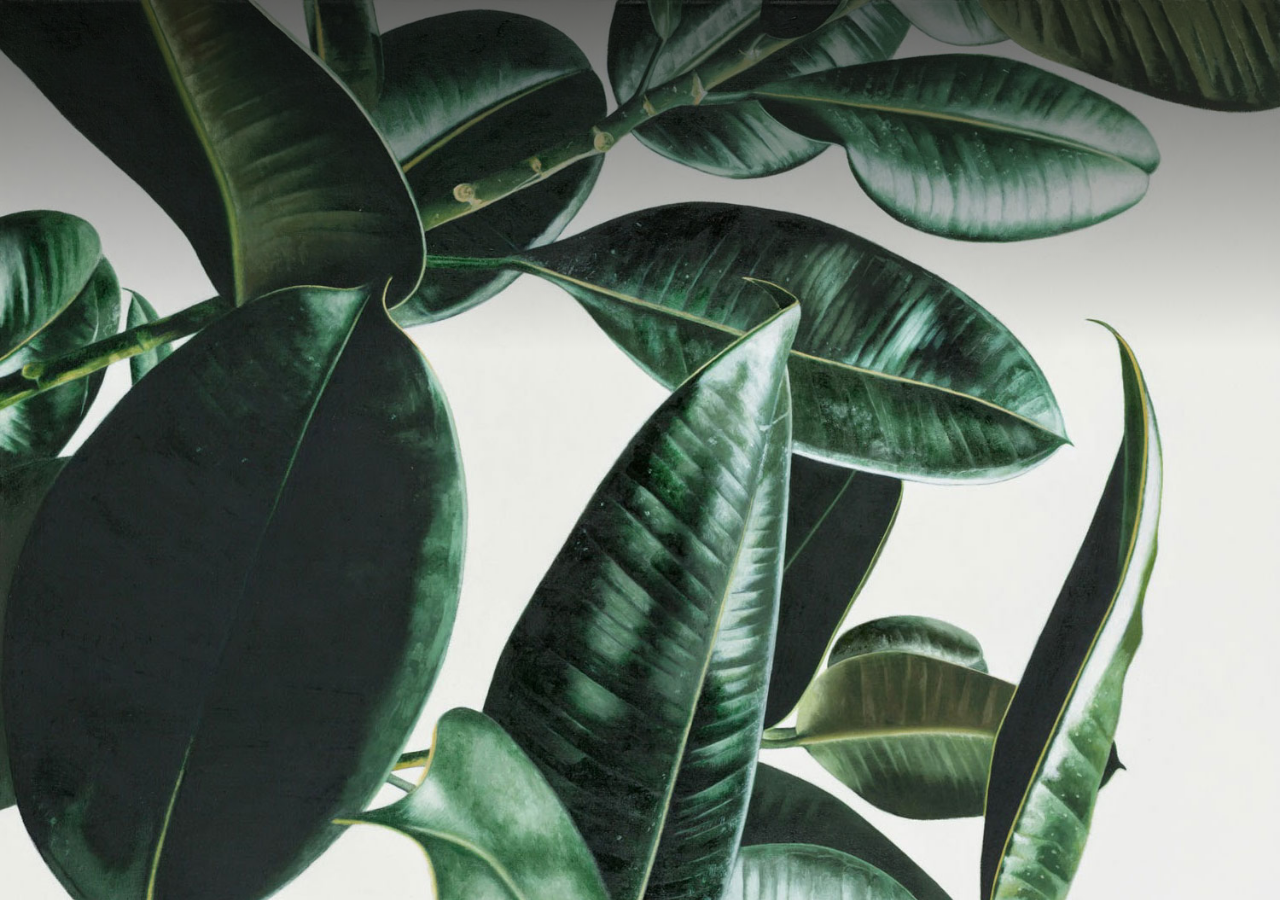
<file: index.html>
<!doctype html>
<html>
  <head>
    <title>anh-thu & zane got married</title>
    <meta name="viewport" content="width=device-width, initial-scale=1.0, maximum-scale=1.0, user-scalable=no" />
    <link rel="shortcut icon" href="images/favicon.png" />
    <link rel="stylesheet" href="css/style.css">
  </head>
  <body>
    <div id="app">
    <script type="text/javascript" src="http://www.parsecdn.com/js/parse-1.5.0.min.js"></script>
    <script type="text/javascript" src="main.js"></script>
  </body>
</html>
</file>
<file: css/style.css>
/* variables, mixins */
/* fonts */
@font-face {
  font-family: 'bebas';
  font-weight: 400;
  src: url("../fonts/BebasNeue Regular.otf") format("opentype"), url("../fonts/BebasNeue Regular.ttf") format("truetype"); }

@font-face {
  font-family: 'bebas';
  font-weight: 700;
  src: url("../fonts/BebasNeue Bold.otf") format("opentype"), url("../fonts/BebasNeue Bold.ttf") format("truetype"); }

/* body and general styles */
body {
  background: #fff url(../images/background.jpg) top center/cover no-repeat fixed;
  color: #000;
  font-family: garamond, georgia, serif;
  font-size: 16px;
  margin: 0 5px;
  padding: 20px 0; }
  body::before {
    content: '';
    z-index: 0;
    position: absolute;
    top: 0;
    right: 0;
    bottom: 0;
    left: 0;
    background-image: linear-gradient(to bottom, #000, transparent);
    background-size: 100% 350px;
    background-repeat: no-repeat;
    opacity: .6; }
  @media screen and (min-width: 720px) {
    body {
      font-size: 18px; } }

header, main {
  margin: 0 auto;
  position: relative;
  z-index: 10;
  margin-bottom: 25px; }

h1, h2, h3, h4, h5 {
  font-family: bebas;
  margin: 0;
  padding: 0; }

.center {
  text-align: center; }

/* header */
header {
  color: #fff;
  box-sizing: border-box;
  padding: 5px 10px;
  max-width: 960px; }
  @media screen and (min-width: 720px) {
    header {
      display: -webkit-flex;
      display: -moz-flex;
      display: -ms-flexbox;
      display: flex;
      -webkit-justify-content: space-between;
      -moz-justify-content: space-between;
      -ms-justify-content: space-between;
      justify-content: space-between; } }
  header h1 {
    font-size: 48px;
    display: inline-block; }
  header ul {
    font-family: bebas;
    font-weight: bold;
    font-size: 20px;
    list-style-type: none;
    margin: 8px 0 0 -40px; }
    @media screen and (min-width: 720px) {
      header ul {
        font-size: 22px;
        margin-top: 19px;
        display: inline-block;
        float: right; } }
  header li {
    display: inline; }
    header li:not(:first-child) {
      margin-left: 20px; }
    header li a {
      color: #fff;
      text-decoration: none;
      cursor: pointer; }
    header li.selected a,
    header li a:hover {
      border-bottom: 5px solid #dc3f66; }

/* main */
main {
  max-width: 720px;
  box-sizing: border-box;
  padding: 20px;
  background-color: #eef3ef;
  border: 5px solid #000; }
  main::after {
    display: block;
    content: '';
    clear: both; }
  main h2 {
    margin-bottom: 20px; }
  main p,
  main li,
  main label {
    line-height: 130%; }
  main li {
    margin-bottom: 10px; }
  main a {
    color: #000;
    font-weight: bold;
    text-decoration: underline;
    cursor: pointer; }
    main a:hover {
      color: #dc3f66;
      text-decoration: none; }
  main form {
    margin: 0; }
  @media screen and (min-width: 720px) {
    main section {
      width: 48%; } }
  main fieldset {
    border: none;
    padding: 0;
    margin: 0 0 20px 0; }
  main input[type=text],
  main textarea {
    font-family: garamond, georgia, serif;
    font-size: 16px;
    margin: 10px 0 20px;
    box-sizing: border-box; }
  main input[type=text] {
    border: none;
    border-bottom: 1px solid black;
    background-color: transparent;
    width: 100%; }
  main textarea {
    display: block;
    width: 100%;
    height: 50px;
    border: 1px solid #000;
    background-color: transparent;
    resize: none;
    overflow: scroll-y; }
  main button {
    font-family: bebas;
    font-weight: bold;
    display: inline-block;
    cursor: pointer;
    clear: both;
    font-size: 24px;
    padding: 5px 10px;
    background-color: #000;
    color: #fff;
    border: 0;
    margin-top: 10px;
    float: right; }
    main button.small {
      font-size: 14px; }
    main button[type=submit] {
      padding-top: 10px; }
    main button:hover {
      background-color: #dc3f66; }
  main .error {
    color: #dc3f66; }
  main .summary {
    margin-bottom: 40px; }
  main #rsvpsearch {
    width: 100%; }
    main #rsvpsearch .guestsearch {
      max-width: 100%;
      font-size: 24px; }
    main #rsvpsearch .error {
      display: inline-block; }
  main #rsvpresults {
    list-style-type: none;
    margin-left: -40px; }
    main #rsvpresults li {
      display: -webkit-flex;
      display: -moz-flex;
      display: -ms-flexbox;
      display: flex;
      -webkit-justify-content: space-between;
      -moz-justify-content: space-between;
      -ms-justify-content: space-between;
      justify-content: space-between;
      padding-bottom: 10px;
      margin-bottom: 0; }
      main #rsvpresults li:not(:last-child) {
        border-bottom: 1px solid #000; }
    main #rsvpresults span {
      max-width: calc(100% - 55px);
      margin-top: 15px; }
    main #rsvpresults button {
      font-size: 14px;
      height: 28px; }
  @media screen and (min-width: 720px) {
    main #rsvpsubmit {
      display: -webkit-flex;
      display: -moz-flex;
      display: -ms-flexbox;
      display: flex;
      -webkit-justify-content: space-between;
      -moz-justify-content: space-between;
      -ms-justify-content: space-between;
      justify-content: space-between; } }
  main #rsvpsubmit .guests .guestname {
    font-family: bebas;
    font-size: 22px;
    margin: 0 0 10px 0; }
  main #rsvpsubmit .guests label {
    margin-left: 5px; }
    main #rsvpsubmit .guests label:hover {
      cursor: pointer; }
  main #rsvpsubmit .small {
    font-size: 16px; }

/*# sourceMappingURL=style.css.map */
</file>
